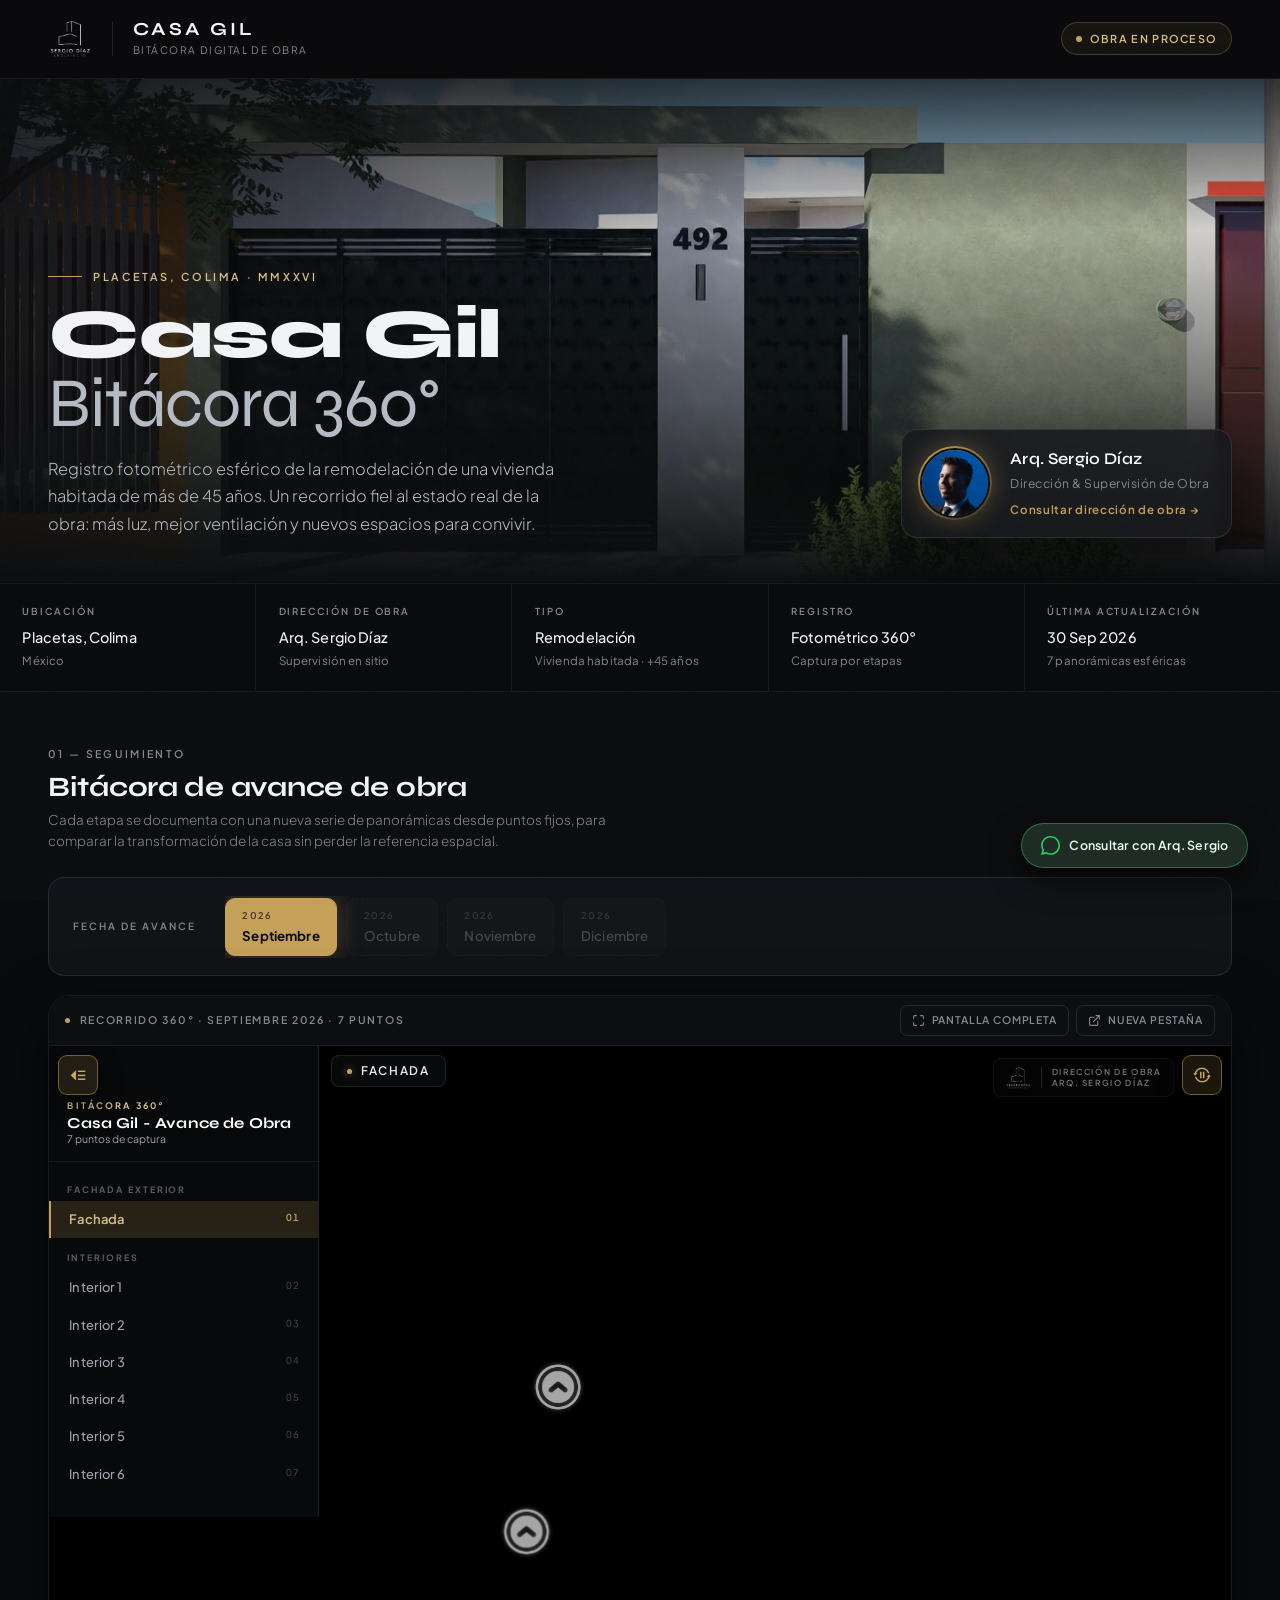
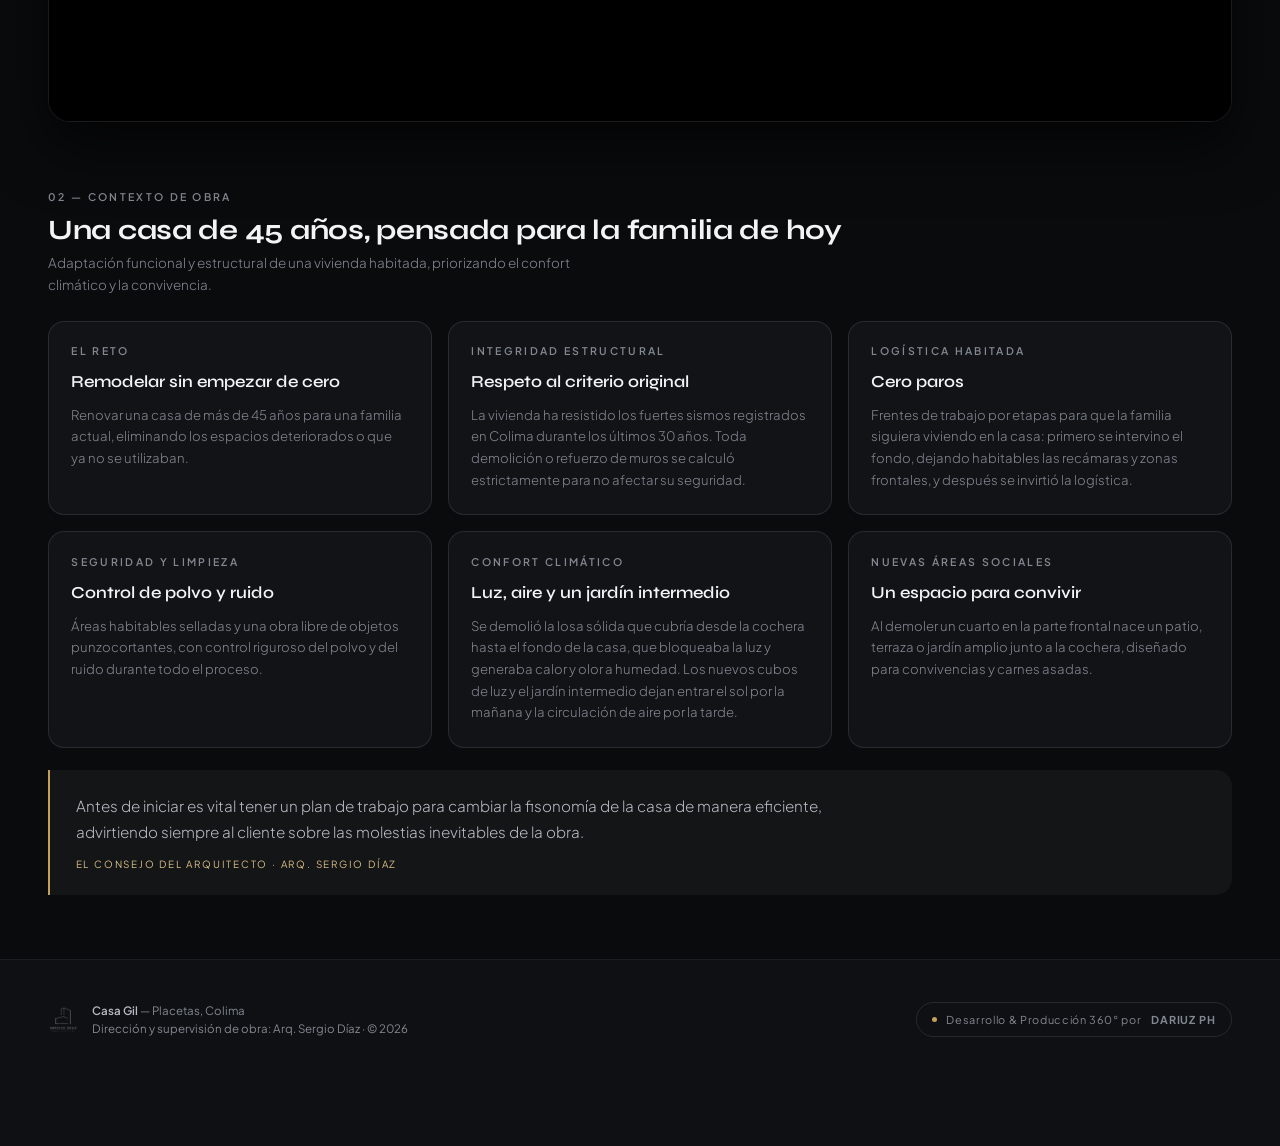
<file: index.html>
<!DOCTYPE html>
<html lang="es">
<head>
<meta charset="UTF-8">
<meta name="viewport" content="width=device-width, initial-scale=1.0, viewport-fit=cover">
<title>Casa Gil — Bitácora Digital de Obra 360°</title>
<meta name="description" content="Portal privado de seguimiento fotométrico 360° de la remodelación de Casa Gil, Placetas, Colima. Dirección y supervisión de obra: Arq. Sergio Díaz.">
<meta name="theme-color" content="#0a0b0d">
<meta name="robots" content="noindex, nofollow">
<link rel="icon" href="assets/sergiologonegro.png">

<meta property="og:title" content="Casa Gil — Bitácora Digital de Obra 360°">
<meta property="og:description" content="Seguimiento del avance de la remodelación en recorridos fotométricos 360°.">
<meta property="og:image" content="assets/render-casa-gil-poster.jpg">
<meta property="og:type" content="website">

<link rel="preconnect" href="https://fonts.googleapis.com">
<link rel="preconnect" href="https://fonts.gstatic.com" crossorigin>
<link href="https://fonts.googleapis.com/css2?family=Plus+Jakarta+Sans:wght@300;400;500;600;700&family=Syne:wght@400;500;600;700;800&display=swap" rel="stylesheet">

<style>
/* ============================================================
   CASA GIL — SISTEMA DE DISEÑO "ARCHITECT-GRADE"
   Tokens de color, tipografía, espacio y elevación.
   ============================================================ */
:root{
  /* Superficies */
  --bg:#0a0b0d;
  --bg-elev-1:#0e1013;
  --surface:rgba(20, 22, 27, 0.85);
  --surface-solid:#14161b;
  --surface-hi:rgba(255,255,255,0.045);

  /* Acento cálido */
  --gold:#c5a059;
  --gold-soft:#d9bd86;
  --gold-glow:rgba(197,160,89,0.35);
  --gold-line:rgba(197,160,89,0.28);

  /* Texto */
  --text:#f3f4f6;
  --text-2:#b6bbc4;
  --text-3:#828892;

  /* Líneas */
  --line:rgba(255,255,255,0.10);
  --line-soft:rgba(255,255,255,0.06);

  /* Ritmo */
  --r-sm:10px;
  --r-md:16px;
  --r-lg:22px;
  --gutter:clamp(1.15rem, 4vw, 3rem);
  --maxw:1440px;

  /* Elevación */
  --shadow-1:0 8px 24px rgba(0,0,0,.45);
  --shadow-2:0 24px 60px rgba(0,0,0,.65);

  /* Movimiento */
  --ease:cubic-bezier(.22,.61,.36,1);
}

*,*::before,*::after{box-sizing:border-box;margin:0;padding:0}
html{-webkit-text-size-adjust:100%}

body{
  background:var(--bg);
  color:var(--text);
  font-family:'Plus Jakarta Sans',system-ui,-apple-system,sans-serif;
  font-weight:400;
  line-height:1.6;
  min-height:100vh;
  display:flex;
  flex-direction:column;
  -webkit-font-smoothing:antialiased;
  text-rendering:optimizeLegibility;
  overflow-x:hidden;
}

/* Textura sutil de grano: evita el "plano digital" y da cuerpo al dark mode */
body::before{
  content:"";
  position:fixed;inset:0;pointer-events:none;z-index:1;
  opacity:.035;
  background-image:url("data:image/svg+xml,%3Csvg xmlns='http://www.w3.org/2000/svg' width='160' height='160'%3E%3Cfilter id='n'%3E%3CfeTurbulence type='fractalNoise' baseFrequency='.85' numOctaves='3'/%3E%3C/filter%3E%3Crect width='160' height='160' filter='url(%23n)'/%3E%3C/svg%3E");
}

img{display:block;max-width:100%}
a{color:inherit;text-decoration:none}
button{font:inherit;color:inherit;background:none;border:none;cursor:pointer}
::selection{background:var(--gold);color:#0a0b0d}
:focus-visible{outline:2px solid var(--gold);outline-offset:3px;border-radius:4px}

.wrap{width:100%;max-width:var(--maxw);margin-inline:auto;padding-inline:var(--gutter)}

/* Microtipografía de etiquetas: versalita técnica */
.eyebrow{
  font-size:.66rem;
  letter-spacing:.22em;
  text-transform:uppercase;
  color:var(--text-3);
  font-weight:600;
}

/* ============================================================
   1 · HEADER STICKY
   ============================================================ */
.site-header{
  position:sticky;top:0;z-index:120;
  background:rgba(10,11,13,.72);
  backdrop-filter:blur(20px) saturate(140%);
  -webkit-backdrop-filter:blur(20px) saturate(140%);
  border-bottom:1px solid var(--line-soft);
  transition:border-color .4s var(--ease), background .4s var(--ease);
}
.site-header.is-scrolled{
  background:rgba(10,11,13,.92);
  border-bottom-color:var(--line);
}
.header-inner{
  display:flex;align-items:center;justify-content:space-between;gap:1rem;
  padding-block:clamp(.75rem,1.6vw,1.05rem);
}
.brand{display:flex;align-items:center;gap:clamp(.85rem,2vw,1.25rem);min-width:0}
.brand__logo{
  height:clamp(32px,4.4vw,44px);width:auto;object-fit:contain;
  filter:brightness(0) invert(1);
  opacity:.96;
}
.brand__rule{width:1px;height:34px;background:var(--line);flex:none}
.brand__name{
  font-family:'Syne',sans-serif;
  font-size:clamp(.92rem,2.1vw,1.15rem);
  font-weight:700;letter-spacing:.16em;text-transform:uppercase;line-height:1.1;
  white-space:nowrap;
}
.brand__sub{
  font-size:.64rem;letter-spacing:.14em;text-transform:uppercase;
  color:var(--text-3);margin-top:3px;white-space:nowrap;
}
/* Indicador de estado de obra */
.status-pill{
  display:inline-flex;align-items:center;gap:.5rem;flex:none;
  border:1px solid var(--gold-line);
  background:rgba(197,160,89,.07);
  color:var(--gold-soft);
  padding:.42rem .85rem;border-radius:100px;
  font-size:.68rem;letter-spacing:.12em;text-transform:uppercase;font-weight:600;
}
.status-pill .dot{
  width:6px;height:6px;border-radius:50%;background:var(--gold);flex:none;
  box-shadow:0 0 0 0 var(--gold-glow);
  animation:pulse 2.8s var(--ease) infinite;
}
@keyframes pulse{
  0%{box-shadow:0 0 0 0 rgba(197,160,89,.45)}
  70%{box-shadow:0 0 0 7px rgba(197,160,89,0)}
  100%{box-shadow:0 0 0 0 rgba(197,160,89,0)}
}

/* ============================================================
   2 · HERO EDITORIAL
   ============================================================ */
.hero{
  position:relative;
  min-height:clamp(380px,56vh,620px);
  display:flex;align-items:flex-end;
  isolation:isolate;
  overflow:hidden;
}
.hero__media{
  position:absolute;inset:0;z-index:-2;
  /* Fotograma del render: se ve al instante mientras carga el video */
  background-image:url('assets/render-casa-gil-poster.jpg'), linear-gradient(160deg,#1b1e24 0%,#0e1013 70%);
  background-size:cover;background-position:center 58%;
  transform:scale(1.04);
  animation:heroIn 1.8s var(--ease) both;
}
.hero__media video{
  position:absolute;inset:0;width:100%;height:100%;
  object-fit:cover;object-position:center 58%;
  opacity:0;transition:opacity 1.2s var(--ease);
}
.hero__media video.is-ready{opacity:1}
@keyframes heroIn{from{transform:scale(1.11);opacity:0}to{transform:scale(1.04);opacity:1}}
.hero__scrim{
  position:absolute;inset:0;z-index:-1;
  background:
    linear-gradient(180deg, rgba(10,11,13,.78) 0%, rgba(10,11,13,.08) 30%, rgba(10,11,13,.62) 72%, var(--bg) 100%),
    linear-gradient(90deg, rgba(10,11,13,.80) 0%, rgba(10,11,13,0) 62%);
}
.hero__inner{
  width:100%;max-width:var(--maxw);margin-inline:auto;
  padding:clamp(2rem,5vw,3.6rem) var(--gutter) clamp(1.8rem,4vw,2.8rem);
  display:flex;align-items:flex-end;justify-content:space-between;
  gap:clamp(1.5rem,4vw,3rem);flex-wrap:wrap;
}
.hero__text{max-width:46ch;animation:rise .9s .25s var(--ease) both}
@keyframes rise{from{opacity:0;transform:translateY(18px)}to{opacity:1;transform:none}}
.hero__eyebrow{
  display:flex;align-items:center;gap:.7rem;margin-bottom:1rem;
}
.hero__eyebrow::before{content:"";width:34px;height:1px;background:var(--gold);flex:none}
.hero__eyebrow span{
  font-size:.68rem;letter-spacing:.24em;text-transform:uppercase;
  color:var(--gold-soft);font-weight:600;
}
.hero h1{
  font-family:'Syne',sans-serif;
  font-size:clamp(2.1rem,6.4vw,4.35rem);
  font-weight:800;line-height:.98;letter-spacing:-.02em;
  text-wrap:balance;
}
.hero h1 em{font-style:normal;display:block;font-weight:400;color:var(--text-2)}
.hero__lede{
  margin-top:1.05rem;
  color:var(--text-2);
  font-size:clamp(.92rem,1.5vw,1.02rem);
  font-weight:300;line-height:1.7;max-width:44ch;
}

/* Tarjeta del arquitecto */
.architect{
  display:flex;align-items:center;gap:1.15rem;
  background:var(--surface);
  border:1px solid var(--line);
  padding:1rem 1.35rem 1rem 1rem;
  border-radius:var(--r-md);
  backdrop-filter:blur(16px) saturate(140%);
  -webkit-backdrop-filter:blur(16px) saturate(140%);
  box-shadow:var(--shadow-2);
  transition:transform .45s var(--ease),border-color .45s var(--ease);
  animation:rise .9s .45s var(--ease) both;
}
.architect:hover{transform:translateY(-4px);border-color:var(--gold-line)}
.architect__portrait{
  position:relative;flex:none;width:74px;height:74px;border-radius:50%;
  padding:2px;background:linear-gradient(145deg,var(--gold),rgba(197,160,89,.18));
  box-shadow:0 0 22px var(--gold-glow);
}
.architect__portrait img{
  width:100%;height:100%;border-radius:50%;object-fit:cover;object-position:center 32%;
  border:2px solid var(--bg);
}
.architect__name{
  font-family:'Syne',sans-serif;font-size:1.02rem;font-weight:600;letter-spacing:.01em;color:#fff;
}
.architect__role{font-size:.76rem;color:var(--text-3);letter-spacing:.04em;margin-top:2px}
.architect__link{
  display:inline-flex;align-items:center;gap:.35rem;margin-top:.5rem;
  font-size:.72rem;font-weight:600;letter-spacing:.06em;color:var(--gold);
  border-bottom:1px solid transparent;transition:border-color .3s var(--ease);
}
.architect__link:hover{border-bottom-color:var(--gold)}

/* ============================================================
   3 · FICHA TÉCNICA DE OBRA
   ============================================================ */
.spec{
  position:relative;z-index:2;
  border-block:1px solid var(--line-soft);
  background:var(--bg);
}
.spec__grid{
  display:grid;
  grid-template-columns:repeat(auto-fit,minmax(170px,1fr));
  gap:1px;background:var(--line-soft);
}
.spec__item{
  background:var(--bg);
  padding:clamp(.95rem,2vw,1.3rem) clamp(.9rem,2vw,1.4rem);
  transition:background .35s var(--ease);
}
.spec__item:hover{background:var(--bg-elev-1)}
.spec__k{
  font-size:.6rem;letter-spacing:.2em;text-transform:uppercase;color:var(--text-3);font-weight:600;
}
.spec__v{
  margin-top:.42rem;font-size:.9rem;font-weight:500;color:var(--text);letter-spacing:.01em;
}
.spec__v small{display:block;font-size:.72rem;color:var(--text-3);font-weight:400;margin-top:2px}

/* ============================================================
   4 · CUERPO / BITÁCORA
   ============================================================ */
main{flex:1;width:100%;padding-block:clamp(2rem,5vw,3.4rem) clamp(2.5rem,6vw,4rem);position:relative;z-index:2}
.section + .section{margin-top:clamp(2.6rem,6vw,4.2rem)}

.section__head{
  display:flex;align-items:flex-end;justify-content:space-between;gap:1.5rem;
  flex-wrap:wrap;margin-bottom:clamp(1.1rem,2.6vw,1.6rem);
}
.section__title{
  font-family:'Syne',sans-serif;
  font-size:clamp(1.25rem,2.8vw,1.75rem);
  font-weight:700;letter-spacing:-.01em;line-height:1.15;
}
.section__desc{color:var(--text-3);font-size:.84rem;font-weight:300;margin-top:.35rem;max-width:56ch}

/* Línea de tiempo */
.timeline{
  display:flex;align-items:center;gap:clamp(.9rem,2.4vw,1.8rem);
  flex-wrap:wrap;
  background:var(--surface);
  border:1px solid var(--line);
  border-radius:var(--r-md);
  padding:clamp(.85rem,2vw,1.1rem) clamp(1rem,2.4vw,1.5rem);
  backdrop-filter:blur(14px);
  -webkit-backdrop-filter:blur(14px);
}
.timeline__label{
  font-size:.62rem;letter-spacing:.2em;text-transform:uppercase;
  color:var(--text-3);font-weight:600;flex:none;
}
.timeline__track{
  display:flex;gap:.55rem;overflow-x:auto;flex:1 1 auto;min-width:0;max-width:100%;
  padding-block:2px;
  scrollbar-width:thin;scrollbar-color:var(--line) transparent;
  -webkit-overflow-scrolling:touch;
}
.timeline__track::-webkit-scrollbar{height:3px}
.timeline__track::-webkit-scrollbar-thumb{background:var(--line);border-radius:3px}

.month{
  position:relative;flex:none;
  display:flex;flex-direction:column;align-items:flex-start;gap:2px;
  background:var(--surface-hi);
  border:1px solid var(--line);
  color:var(--text-2);
  padding:.55rem 1.05rem;
  border-radius:var(--r-sm);
  font-size:.83rem;font-weight:500;letter-spacing:.01em;
  white-space:nowrap;
  transition:transform .3s var(--ease),border-color .3s var(--ease),background .3s var(--ease),color .3s var(--ease),box-shadow .3s var(--ease);
}
.month small{font-size:.58rem;letter-spacing:.14em;text-transform:uppercase;opacity:.6;font-weight:600}
.month:hover:not([disabled]){
  color:#fff;border-color:var(--gold-line);transform:translateY(-2px);
  box-shadow:0 6px 18px rgba(0,0,0,.4);
}
.month.is-active{
  background:var(--gold);color:#0a0b0d;border-color:var(--gold);font-weight:700;
  box-shadow:0 0 24px var(--gold-glow);
}
.month.is-active small{opacity:.72}
.month[disabled]{opacity:.32;cursor:not-allowed;border-style:dashed}

/* Visor 360° */
.viewer{
  position:relative;margin-top:clamp(.85rem,2vw,1.15rem);
  border:1px solid var(--line);
  border-radius:var(--r-lg);
  overflow:hidden;
  background:#000;
  box-shadow:var(--shadow-2);
}
.viewer__bar{
  display:flex;align-items:center;justify-content:space-between;gap:1rem;
  padding:.6rem 1rem;
  background:rgba(14,16,19,.9);
  border-bottom:1px solid var(--line-soft);
  backdrop-filter:blur(10px);
  -webkit-backdrop-filter:blur(10px);
}
.viewer__meta{display:flex;align-items:center;gap:.6rem;min-width:0}
.viewer__meta .dot{width:5px;height:5px;border-radius:50%;background:var(--gold);flex:none}
.viewer__meta span{
  font-size:.66rem;letter-spacing:.16em;text-transform:uppercase;color:var(--text-3);font-weight:600;
  overflow:hidden;text-overflow:ellipsis;white-space:nowrap;
}
.viewer__actions{display:flex;gap:.45rem;flex:none}
.ghost-btn{
  display:inline-flex;align-items:center;gap:.4rem;
  border:1px solid var(--line);border-radius:7px;
  padding:.36rem .7rem;
  font-size:.66rem;letter-spacing:.08em;text-transform:uppercase;font-weight:600;
  color:var(--text-3);
  transition:color .3s var(--ease),border-color .3s var(--ease),background .3s var(--ease);
}
.ghost-btn:hover{color:var(--gold);border-color:var(--gold-line);background:rgba(197,160,89,.07)}
.ghost-btn svg{width:13px;height:13px;flex:none}

.viewer__stage{position:relative;height:75vh;min-height:420px;max-height:880px;background:#000}
.viewer__stage iframe{width:100%;height:100%;border:0;display:block}

/* Estado de carga y estado vacío del visor */
.viewer__loader{
  position:absolute;inset:0;display:grid;place-items:center;gap:.9rem;
  background:var(--bg);z-index:3;
  transition:opacity .6s var(--ease),visibility .6s var(--ease);
}
.viewer__loader.is-hidden{opacity:0;visibility:hidden}
.loader-mark{
  width:34px;height:34px;border-radius:50%;
  border:1.5px solid var(--line);border-top-color:var(--gold);
  animation:spin 1s linear infinite;
}
@keyframes spin{to{transform:rotate(360deg)}}
.viewer__loader p{font-size:.64rem;letter-spacing:.22em;text-transform:uppercase;color:var(--text-3);text-align:center}

.viewer__empty{
  position:absolute;inset:0;z-index:4;display:none;
  place-items:center;text-align:center;padding:2rem;
  background:
    linear-gradient(rgba(10,11,13,.93),rgba(10,11,13,.97));
}
.viewer__empty.is-shown{display:grid}
.viewer__empty h3{
  font-family:'Syne',sans-serif;font-size:clamp(1.1rem,3vw,1.5rem);font-weight:700;margin-bottom:.5rem;
}
.viewer__empty p{color:var(--text-3);font-size:.86rem;font-weight:300;max-width:38ch;margin-inline:auto}
.viewer__empty .eyebrow{margin-bottom:.9rem;color:var(--gold-soft)}


/* Contexto de la obra */
.context__grid{
  display:grid;grid-template-columns:repeat(auto-fit,minmax(min(100%,340px),1fr));gap:1rem;
}
.context__card{
  border:1px solid var(--line);border-radius:var(--r-md);
  background:var(--surface);
  padding:1.35rem 1.4rem 1.5rem;
  transition:transform .35s var(--ease),border-color .35s var(--ease);
}
.context__card:hover{transform:translateY(-3px);border-color:var(--gold-line)}
.context__card h3{font-family:'Syne',sans-serif;font-size:1.05rem;font-weight:600;margin:.55rem 0 .5rem}
.context__card p{font-size:.82rem;font-weight:300;line-height:1.65;color:var(--text-3)}
.context__quote{
  margin-top:1.4rem;padding:1.4rem 1.6rem;
  border-left:2px solid var(--gold);background:var(--surface-hi);
  border-radius:0 var(--r-md) var(--r-md) 0;
}
.context__quote p{font-size:.95rem;font-weight:300;line-height:1.7;color:var(--text-2);max-width:70ch}
.context__quote cite{
  display:block;margin-top:.8rem;font-style:normal;
  font-size:.62rem;letter-spacing:.18em;text-transform:uppercase;color:var(--gold-soft);
}

/* Bitácora histórica (se activa al entregar la obra) */
.archive{display:none}
.archive.is-shown{display:block}
.archive__grid{
  display:grid;grid-template-columns:repeat(auto-fill,minmax(210px,1fr));gap:.9rem;
}
.archive__card{
  border:1px solid var(--line);border-radius:var(--r-md);
  background:var(--surface);
  padding:1.1rem 1.2rem;
  transition:transform .35s var(--ease),border-color .35s var(--ease);
}
.archive__card:hover{transform:translateY(-3px);border-color:var(--gold-line)}
.archive__card h4{font-family:'Syne',sans-serif;font-size:1rem;font-weight:600;margin-top:.5rem}
.archive__card p{font-size:.75rem;color:var(--text-3);margin-top:.25rem}

/* ============================================================
   5 · WHATSAPP FLOTANTE
   ============================================================ */
.wa-fab{
  position:fixed;z-index:200;
  right:clamp(1rem,3vw,2rem);
  bottom:calc(clamp(1rem,3vw,2rem) + env(safe-area-inset-bottom,0px));
  display:inline-flex;align-items:center;gap:.6rem;
  background:#1f2b25;
  border:1px solid rgba(37,211,102,.45);
  color:#eafff2;
  padding:.72rem 1.15rem;border-radius:100px;
  font-size:.78rem;font-weight:600;letter-spacing:.02em;
  box-shadow:0 12px 30px rgba(0,0,0,.55);
  backdrop-filter:blur(12px);-webkit-backdrop-filter:blur(12px);
  transition:transform .35s var(--ease),box-shadow .35s var(--ease),background .35s var(--ease);
}
.wa-fab:hover{
  transform:translateY(-3px);
  background:#25d366;color:#0a0b0d;border-color:#25d366;
  box-shadow:0 16px 36px rgba(37,211,102,.35);
}
.wa-fab svg{width:19px;height:19px;flex:none;fill:#25d366;transition:fill .35s var(--ease)}
.wa-fab:hover svg{fill:#0a0b0d}
@media (max-width:560px){
  .wa-fab__label{display:none}
  .wa-fab{padding:.9rem;border-radius:50%}
}

/* ============================================================
   6 · FOOTER
   ============================================================ */
.site-footer{
  border-top:1px solid var(--line-soft);
  background:var(--bg-elev-1);
  padding-block:clamp(1.8rem,4vw,2.6rem);
  padding-bottom:calc(clamp(1.8rem,4vw,2.6rem) + 4.2rem);
  position:relative;z-index:2;
}
.footer-inner{
  display:flex;align-items:center;justify-content:space-between;
  gap:1.5rem;flex-wrap:wrap;
}
.footer__brand{display:flex;align-items:center;gap:.9rem}
.footer__brand img{height:30px;width:auto;filter:brightness(0) invert(1);opacity:.55}
.footer__brand div p{font-size:.72rem;color:var(--text-3);line-height:1.5}
.footer__brand div p strong{color:var(--text-2);font-weight:600}

/* Insignia de autoría discreta */
.credit{
  display:inline-flex;align-items:center;gap:.6rem;
  border:1px solid var(--line);border-radius:100px;
  padding:.5rem .95rem;
  font-size:.68rem;letter-spacing:.06em;color:var(--text-3);
  transition:color .35s var(--ease),border-color .35s var(--ease),background .35s var(--ease);
}
.credit:hover{color:var(--gold-soft);border-color:var(--gold-line);background:rgba(197,160,89,.06)}
.credit__dot{width:5px;height:5px;border-radius:50%;background:var(--gold);flex:none}
.credit strong{font-weight:700;letter-spacing:.08em}

/* ============================================================
   7 · RESPONSIVO
   ============================================================ */
@media (max-width:900px){
  .hero__inner{flex-direction:column;align-items:stretch}
  .architect{align-self:flex-start}
  .viewer__stage{height:66vh;min-height:380px}
}
@media (max-width:640px){
  .brand__sub{display:none}
  .brand__rule{display:none}
  .status-pill{padding:.34rem .62rem;font-size:.56rem;letter-spacing:.1em}
  .status-pill .label{font-size:.56rem}
  .timeline{flex-direction:column;align-items:stretch;flex-wrap:nowrap;gap:.7rem}
  .timeline__track{width:100%}
  .timeline__label{font-size:.58rem}
  .viewer__stage{height:60vh;min-height:340px}
  .viewer__actions .ghost-btn span{display:none}
  .footer-inner{flex-direction:column;align-items:flex-start}
}
@media (prefers-reduced-motion:reduce){
  *,*::before,*::after{animation:none!important;transition-duration:.01ms!important}
}
</style>
</head>
<body>

<!-- ============ HEADER ============ -->
<header class="site-header" id="siteHeader">
  <div class="wrap header-inner">
    <div class="brand">
      <img class="brand__logo" src="assets/sergiologonegro.png" alt="Arq. Sergio Díaz">
      <div class="brand__rule"></div>
      <div>
        <div class="brand__name">Casa Gil</div>
        <div class="brand__sub">Bitácora Digital de Obra</div>
      </div>
    </div>
    <div class="status-pill" id="statusPill">
      <span class="dot"></span>
      <span class="label">Obra en proceso</span>
    </div>
  </div>
</header>

<!-- ============ HERO ============ -->
<section class="hero">
  <div class="hero__media">
    <!-- Video del render de Casa Gil. Si el archivo aún no existe, se queda el degradado. -->
    <video id="heroVideo" autoplay muted loop playsinline preload="auto" aria-hidden="true"></video>
  </div>
  <div class="hero__scrim"></div>
  <div class="hero__inner">
    <div class="hero__text">
      <div class="hero__eyebrow"><span>Placetas, Colima · MMXXVI</span></div>
      <h1>Casa Gil <em>Bitácora 360°</em></h1>
      <p class="hero__lede">
        Registro fotométrico esférico de la remodelación de una vivienda habitada
        de más de 45 años. Un recorrido fiel al estado real de la obra: más luz,
        mejor ventilación y nuevos espacios para convivir.
      </p>
    </div>

    <article class="architect">
      <div class="architect__portrait">
        <img src="assets/sergio-retrato.jpg" alt="Retrato del Arq. Sergio Díaz" width="74" height="74" decoding="async">
      </div>
      <div>
        <div class="architect__name">Arq. Sergio Díaz</div>
        <div class="architect__role">Dirección &amp; Supervisión de Obra</div>
        <a class="architect__link" href="https://wa.me/523121071335?text=Hola%20Arq.%20Sergio,%20estoy%20revisando%20la%20bit%C3%A1cora%20360%C2%B0%20de%20Casa%20Gil%20y%20tengo%20una%20consulta." target="_blank" rel="noopener">
          Consultar dirección de obra →
        </a>
      </div>
    </article>
  </div>
</section>

<!-- ============ FICHA TÉCNICA ============ -->
<section class="spec" aria-label="Ficha técnica de obra">
  <div class="wrap" style="padding-inline:0">
    <div class="spec__grid">
      <div class="spec__item">
        <div class="spec__k">Ubicación</div>
        <div class="spec__v">Placetas, Colima<small>México</small></div>
      </div>
      <div class="spec__item">
        <div class="spec__k">Dirección de Obra</div>
        <div class="spec__v">Arq. Sergio Díaz<small>Supervisión en sitio</small></div>
      </div>
      <div class="spec__item">
        <div class="spec__k">Tipo</div>
        <div class="spec__v">Remodelación<small>Vivienda habitada · +45 años</small></div>
      </div>
      <div class="spec__item">
        <div class="spec__k">Registro</div>
        <div class="spec__v">Fotométrico 360°<small>Captura por etapas</small></div>
      </div>
      <div class="spec__item">
        <div class="spec__k">Última actualización</div>
        <div class="spec__v"><span id="specUpdated">—</span><small id="specScenes">—</small></div>
      </div>
    </div>
  </div>
</section>

<!-- ============ MAIN ============ -->
<main>
  <div class="wrap">

    <!-- Bitácora mensual -->
    <section class="section" id="bitacora">
      <div class="section__head">
        <div>
          <div class="eyebrow" style="margin-bottom:.5rem">01 — Seguimiento</div>
          <h2 class="section__title" id="bitacoraTitle">Bitácora de avance de obra</h2>
          <p class="section__desc" id="bitacoraDesc">
            Cada etapa se documenta con una nueva serie de panorámicas desde puntos fijos,
            para comparar la transformación de la casa sin perder la referencia espacial.
          </p>
        </div>
      </div>

      <div class="timeline">
        <span class="timeline__label">Fecha de avance</span>
        <div class="timeline__track" id="monthTrack" role="tablist" aria-label="Meses de avance"></div>
      </div>

      <div class="viewer">
        <div class="viewer__bar">
          <div class="viewer__meta">
            <span class="dot"></span>
            <span id="viewerCaption">Recorrido 360°</span>
          </div>
          <div class="viewer__actions">
            <button class="ghost-btn" id="btnFullscreen" type="button" title="Pantalla completa">
              <svg viewBox="0 0 24 24" fill="none" stroke="currentColor" stroke-width="2" stroke-linecap="round"><path d="M8 3H5a2 2 0 0 0-2 2v3M16 3h3a2 2 0 0 1 2 2v3M8 21H5a2 2 0 0 1-2-2v-3M16 21h3a2 2 0 0 0 2-2v-3"/></svg>
              <span>Pantalla completa</span>
            </button>
            <a class="ghost-btn" id="btnNewTab" href="tours/" target="_blank" rel="noopener" title="Abrir en pestaña nueva">
              <svg viewBox="0 0 24 24" fill="none" stroke="currentColor" stroke-width="2" stroke-linecap="round"><path d="M18 13v6a2 2 0 0 1-2 2H5a2 2 0 0 1-2-2V8a2 2 0 0 1 2-2h6M15 3h6v6M10 14 21 3"/></svg>
              <span>Nueva pestaña</span>
            </a>
          </div>
        </div>

        <div class="viewer__stage" id="viewerStage">
          <div class="viewer__loader" id="viewerLoader">
            <div class="loader-mark"></div>
            <p>Cargando recorrido</p>
          </div>
          <div class="viewer__empty" id="viewerEmpty">
            <div>
              <div class="eyebrow">Próximamente</div>
              <h3 id="emptyTitle">Levantamiento en curso</h3>
              <p id="emptyText">Este avance aún no ha sido capturado. El recorrido se publicará al cierre del mes correspondiente.</p>
            </div>
          </div>
          <iframe id="tourFrame" src="about:blank" title="Recorrido 360° Casa Gil" allowfullscreen allow="fullscreen; accelerometer; gyroscope; xr-spatial-tracking" loading="eager"></iframe>
        </div>
      </div>
    </section>


    <!-- Contexto de la obra -->
    <section class="section" id="contexto">
      <div class="section__head">
        <div>
          <div class="eyebrow" style="margin-bottom:.5rem">02 — Contexto de obra</div>
          <h2 class="section__title">Una casa de 45 años, pensada para la familia de hoy</h2>
          <p class="section__desc">
            Adaptación funcional y estructural de una vivienda habitada, priorizando
            el confort climático y la convivencia.
          </p>
        </div>
      </div>

      <div class="context__grid">
        <article class="context__card">
          <div class="eyebrow">El reto</div>
          <h3>Remodelar sin empezar de cero</h3>
          <p>Renovar una casa de más de 45 años para una familia actual, eliminando los espacios deteriorados o que ya no se utilizaban.</p>
        </article>
        <article class="context__card">
          <div class="eyebrow">Integridad estructural</div>
          <h3>Respeto al criterio original</h3>
          <p>La vivienda ha resistido los fuertes sismos registrados en Colima durante los últimos 30 años. Toda demolición o refuerzo de muros se calculó estrictamente para no afectar su seguridad.</p>
        </article>
        <article class="context__card">
          <div class="eyebrow">Logística habitada</div>
          <h3>Cero paros</h3>
          <p>Frentes de trabajo por etapas para que la familia siguiera viviendo en la casa: primero se intervino el fondo, dejando habitables las recámaras y zonas frontales, y después se invirtió la logística.</p>
        </article>
        <article class="context__card">
          <div class="eyebrow">Seguridad y limpieza</div>
          <h3>Control de polvo y ruido</h3>
          <p>Áreas habitables selladas y una obra libre de objetos punzocortantes, con control riguroso del polvo y del ruido durante todo el proceso.</p>
        </article>
        <article class="context__card">
          <div class="eyebrow">Confort climático</div>
          <h3>Luz, aire y un jardín intermedio</h3>
          <p>Se demolió la losa sólida que cubría desde la cochera hasta el fondo de la casa, que bloqueaba la luz y generaba calor y olor a humedad. Los nuevos cubos de luz y el jardín intermedio dejan entrar el sol por la mañana y la circulación de aire por la tarde.</p>
        </article>
        <article class="context__card">
          <div class="eyebrow">Nuevas áreas sociales</div>
          <h3>Un espacio para convivir</h3>
          <p>Al demoler un cuarto en la parte frontal nace un patio, terraza o jardín amplio junto a la cochera, diseñado para convivencias y carnes asadas.</p>
        </article>
      </div>

      <blockquote class="context__quote">
        <p>Antes de iniciar es vital tener un plan de trabajo para cambiar la fisonomía de la casa de manera eficiente, advirtiendo siempre al cliente sobre las molestias inevitables de la obra.</p>
        <cite>El consejo del arquitecto · Arq. Sergio Díaz</cite>
      </blockquote>
    </section>

    <!-- Bitácora histórica — se revela en modo 'entregado' -->
    <section class="section archive" id="archiveSection">
      <div class="section__head">
        <div>
          <div class="eyebrow" style="margin-bottom:.5rem">03 — Archivo</div>
          <h2 class="section__title">Bitácora histórica de construcción</h2>
          <p class="section__desc">Memoria completa del proceso de remodelación, etapa por etapa, hasta la entrega.</p>
        </div>
      </div>
      <div class="archive__grid" id="archiveGrid"></div>
    </section>

  </div>
</main>

<!-- ============ WHATSAPP FLOTANTE ============ -->
<a class="wa-fab"
   href="https://wa.me/523121071335?text=Hola%20Arq.%20Sergio,%20estoy%20revisando%20la%20bit%C3%A1cora%20360%C2%B0%20de%20Casa%20Gil%20y%20tengo%20una%20consulta."
   target="_blank" rel="noopener" aria-label="Consultar con el Arq. Sergio Díaz por WhatsApp">
  <svg viewBox="0 0 24 24"><path d="M.057 24l1.687-6.163c-1.041-1.804-1.588-3.849-1.587-5.946.003-6.556 5.338-11.891 11.893-11.891 3.181.001 6.167 1.24 8.413 3.488 2.245 2.248 3.481 5.236 3.48 8.414-.003 6.557-5.338 11.892-11.893 11.892-1.99-.001-3.951-.5-5.688-1.448l-6.305 1.654zm6.597-3.807c1.676.995 3.276 1.591 5.392 1.592 5.448 0 9.886-4.434 9.889-9.885.002-5.462-4.415-9.89-9.881-9.892-5.452 0-9.887 4.434-9.889 9.884-.001 2.225.651 3.891 1.746 5.634l-.999 3.648 3.742-.981z"/></svg>
  <span class="wa-fab__label">Consultar con Arq. Sergio</span>
</a>

<!-- ============ FOOTER ============ -->
<footer class="site-footer">
  <div class="wrap footer-inner">
    <div class="footer__brand">
      <img src="assets/sergiologonegro.png" alt="">
      <div>
        <p><strong>Casa Gil</strong> — Placetas, Colima</p>
        <p>Dirección y supervisión de obra: Arq. Sergio Díaz · &copy; <span id="year">2026</span></p>
      </div>
    </div>

    <a class="credit"
       href="https://wa.me/523122247792?text=Hola,%20estoy%20viendo%20la%20p%C3%A1gina%20de%20recorridos%20360%C2%B0%20y%20me%20interesa%20cotizar%20un%20proyecto%20contigo.%20%C2%BFPodemos%20agendar%20una%20llamada?"
       target="_blank" rel="noopener" title="Contactar a Dariuz PH">
      <span class="credit__dot"></span>
      Desarrollo &amp; Producción 360° por <strong>DARIUZ PH</strong>
    </a>
  </div>
</footer>

<script>
/* ============================================================
   CONFIGURACIÓN DEL SITIO
   Un solo objeto gobierna la escalabilidad del portal.
   Al concluir la obra:
     1. mode: 'obra'  ->  'entregado'
     2. finalTour: { slug, label } apuntando al recorrido final
   La landing conmuta sola: el tour final pasa a portada y la
   secuencia mensual se agrupa en "Bitácora histórica".
   ============================================================ */
const SITE_CONFIG = {
  mode: 'obra',                 // 'obra' | 'entregado'
  basePath: 'tours/',

  // Sello de publicación. SUBIR ESTE VALOR en cada despliegue:
  // se añade como ?v= al recorrido para que ningún navegador
  // ni Cloudflare sirvan la versión anterior desde caché.
  version: '2026.10.05.1',

  // Recorrido final (se activa en modo 'entregado')
  finalTour: {
    slug: 'final-remodelacion',
    label: 'Recorrido Final',
    caption: 'Casa terminada · Recorrido final',
    available: false
  },

  // Línea de tiempo. El primer avance de Casa Gil se capturó a finales de septiembre.
  // Para publicar una etapa: available -> true, scenes y date
  months: [
    { slug:'septiembre-2026', label:'Septiembre', year:'2026', available:true,  scenes:7, date:'30 Sep 2026' },
    { slug:'octubre-2026',    label:'Octubre',    year:'2026', available:false, scenes:0, date:'' },
    { slug:'noviembre-2026',  label:'Noviembre',  year:'2026', available:false, scenes:0, date:'' },
    { slug:'diciembre-2026',  label:'Diciembre',  year:'2026', available:false, scenes:0, date:'' }
  ]
};

(function(){
  'use strict';

  const $  = (s) => document.querySelector(s);
  const track     = $('#monthTrack');
  const frame     = $('#tourFrame');
  const stage     = $('#viewerStage');
  const loader    = $('#viewerLoader');
  const empty     = $('#viewerEmpty');
  const caption   = $('#viewerCaption');
  const newTab    = $('#btnNewTab');
  const emptyTitle= $('#emptyTitle');
  const emptyText = $('#emptyText');

  /* URL del recorrido con sello de versión (anti-caché) */
  const tourUrl = (slug) =>
    SITE_CONFIG.basePath + slug + '/index.html?v=' + SITE_CONFIG.version;

  /* El iframe arranca en about:blank y dispara un 'load' propio.
     Este testigo evita que ese evento oculte el indicador de carga
     antes de que el recorrido real haya terminado de cargar. */
  let urlEsperada = null;
  let relojCarga = null;

  /* --- Header: densifica el fondo al hacer scroll --- */
  const header = $('#siteHeader');
  const onScroll = () => header.classList.toggle('is-scrolled', window.scrollY > 12);
  window.addEventListener('scroll', onScroll, { passive:true });
  onScroll();

  $('#year').textContent = new Date().getFullYear();

  /* --- Construcción de la línea de tiempo --- */
  function buildTimeline(){
    track.innerHTML = '';
    SITE_CONFIG.months.forEach((m, i) => {
      const btn = document.createElement('button');
      btn.type = 'button';
      btn.className = 'month';
      btn.setAttribute('role','tab');
      btn.dataset.slug = m.slug;
      btn.innerHTML = '<small>' + m.year + '</small>' + m.label;
      if (!m.available) {
        btn.disabled = true;
        btn.title = 'Levantamiento pendiente';
        btn.setAttribute('aria-disabled','true');
      }
      btn.addEventListener('click', () => selectMonth(m.slug));
      track.appendChild(btn);
    });
  }

  function selectMonth(slug){
    const m = SITE_CONFIG.months.find(x => x.slug === slug);
    if (!m) return;

    track.querySelectorAll('.month').forEach(b => {
      const on = b.dataset.slug === slug;
      b.classList.toggle('is-active', on);
      b.setAttribute('aria-selected', on ? 'true' : 'false');
    });

    const nice = m.label + ' ' + m.year;

    if (!m.available){
      empty.classList.add('is-shown');
      loader.classList.add('is-hidden');
      frame.removeAttribute('src');
      emptyTitle.textContent = 'Avance de ' + nice;
      emptyText.textContent  = 'Este levantamiento aún no ha sido capturado. El recorrido se publicará al cierre del mes correspondiente.';
      caption.textContent    = nice + ' · Pendiente';
      newTab.style.display   = 'none';
      updateSpec(m);
      return;
    }

    empty.classList.remove('is-shown');
    loader.classList.remove('is-hidden');
    newTab.style.display = '';
    const url = tourUrl(m.slug);
    urlEsperada = url;
    clearTimeout(relojCarga);
    relojCarga = setTimeout(() => loader.classList.add('is-hidden'), 12000); // red lenta: no dejar el spinner colgado
    frame.src = url;
    newTab.href = url;
    caption.textContent = 'Recorrido 360° · ' + nice + (m.scenes ? ' · ' + m.scenes + ' puntos' : '');
    updateSpec(m);
  }

  function updateSpec(m){
    $('#specUpdated').textContent = m.available ? (m.date || (m.label + ' ' + m.year)) : 'En proceso';
    $('#specScenes').textContent = m.available ? (m.scenes + ' panorámicas esféricas') : 'Siguiente captura: ' + m.label;
  }

  frame.addEventListener('load', () => {
    if (!urlEsperada) return;                       // ignora el about:blank inicial
    if (frame.src.indexOf(urlEsperada) === -1) return;
    clearTimeout(relojCarga);
    loader.classList.add('is-hidden');
  });

  /* --- Pantalla completa del visor --- */
  $('#btnFullscreen').addEventListener('click', () => {
    if (document.fullscreenElement) { document.exitFullscreen(); return; }
    (stage.requestFullscreen || stage.webkitRequestFullscreen || function(){}).call(stage);
  });

  /* --- Modo 'entregado': el tour final toma la portada --- */
  function applyMode(){
    if (SITE_CONFIG.mode !== 'entregado') return;
    document.getElementById('archiveSection').classList.add('is-shown');
    document.getElementById('bitacoraTitle').textContent = SITE_CONFIG.finalTour.caption;
    document.getElementById('bitacoraDesc').textContent =
      'Recorrido definitivo de la casa terminada. El proceso constructivo permanece disponible en la bitácora histórica.';
    document.getElementById('statusPill').querySelector('.label').textContent = 'Obra entregada';
    document.getElementById('bitacora').querySelector('.timeline').style.display = 'none';

    const grid = document.getElementById('archiveGrid');
    grid.innerHTML = '';
    SITE_CONFIG.months.filter(m => m.available).forEach(m => {
      const a = document.createElement('a');
      a.className = 'archive__card';
      a.href = tourUrl(m.slug);
      a.target = '_blank'; a.rel = 'noopener';
      a.innerHTML = '<div class="eyebrow">' + m.year + '</div>' +
                    '<h4>' + m.label + '</h4>' +
                    '<p>' + m.scenes + ' panorámicas · ' + (m.date || '') + '</p>';
      grid.appendChild(a);
    });

    if (SITE_CONFIG.finalTour.available){
      const url = tourUrl(SITE_CONFIG.finalTour.slug);
      frame.src = url; newTab.href = url;
      caption.textContent = SITE_CONFIG.finalTour.caption;
      empty.classList.remove('is-shown');
    }
  }

  /* --- Video de portada ---
     Pantalla grande: 1080p (~18 MB). Móvil, pantalla chica o ahorro de datos:
     720p (~6 MB). Aparece con un fundido cuando ya puede reproducirse. */
  const heroVideo = document.getElementById('heroVideo');
  if (heroVideo){
    const conn = navigator.connection || {};
    const ligero = window.innerWidth <= 900 || conn.saveData || /(^|-)2g$/.test(conn.effectiveType || '');
    if (!window.matchMedia('(prefers-reduced-motion: reduce)').matches){
      /* iOS/Safari no precarga el video hasta que arranca: hay que pedir
         play() directamente (muted + playsinline) y mostrarlo al empezar. */
      heroVideo.muted = true;
      heroVideo.defaultMuted = true;
      heroVideo.setAttribute('muted', '');
      heroVideo.setAttribute('playsinline', '');
      heroVideo.addEventListener('playing', () => heroVideo.classList.add('is-ready'), { once:true });
      heroVideo.addEventListener('error', () => heroVideo.remove());
      /* Se sirve desde R2: Cloudflare Pages no soporta rangos HTTP (206) y iPhone lo exige */
      heroVideo.src = 'https://tiles.dariuzph.com/casa-gil/media/render-casa-gil-' + (ligero ? '720' : '1080') + '.mp4';

      const intentar = () => {
        const p = heroVideo.play();
        if (p && p.catch) p.catch(() => {});
      };
      intentar();
      /* Modo de bajo consumo / ahorro de batería: el navegador bloquea el
         autoplay. Se reintenta con el primer toque o scroll. */
      ['touchstart', 'pointerdown', 'scroll', 'keydown'].forEach(ev =>
        window.addEventListener(ev, () => { if (heroVideo.paused) intentar(); },
                                { once:true, passive:true }));
      document.addEventListener('visibilitychange', () => {
        if (!document.hidden && heroVideo.paused) intentar();
      });
    } else {
      heroVideo.remove();   // movimiento reducido: solo el fotograma
    }
  }

  buildTimeline();
  const first = SITE_CONFIG.months.slice().reverse().find(m => m.available) || SITE_CONFIG.months[0];
  selectMonth(first.slug);
  applyMode();
})();
</script>
</body>
</html>
</file>
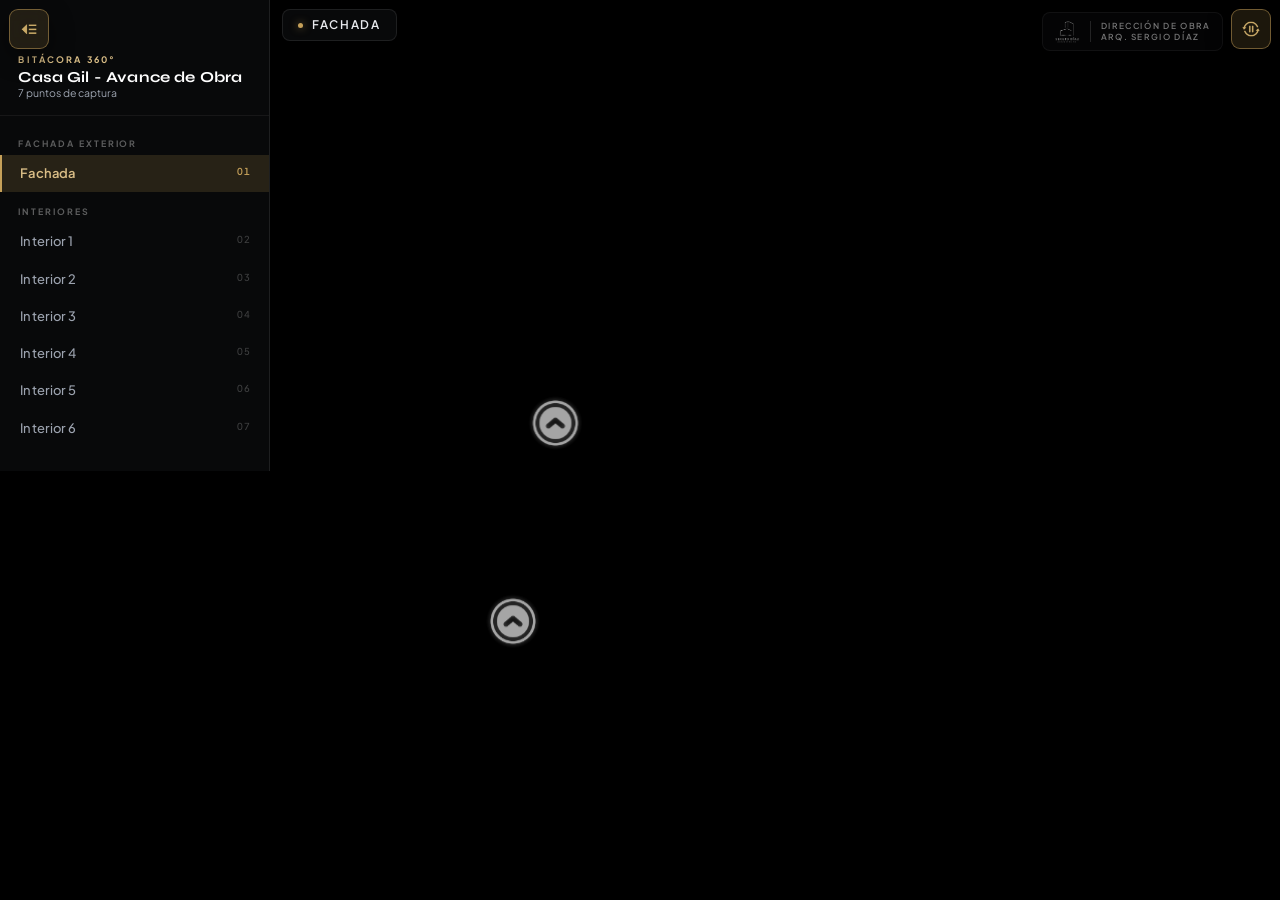
<file: tours/septiembre-2026/index.html>
<!DOCTYPE html>
<html lang="es">
<head>
<meta charset="utf-8">
<title>Casa Gil — Avance Septiembre 2026 · Recorrido 360°</title>
<meta name="viewport" content="width=device-width, initial-scale=1.0, maximum-scale=1.0, minimum-scale=1.0, user-scalable=no, minimal-ui, viewport-fit=cover" />
<meta name="theme-color" content="#0a0b0d">
<meta name="robots" content="noindex, nofollow">
<style> @-ms-viewport { width: device-width; } </style>

<link rel="preconnect" href="https://fonts.googleapis.com">
<link rel="preconnect" href="https://fonts.gstatic.com" crossorigin>
<link href="https://fonts.googleapis.com/css2?family=Plus+Jakarta+Sans:wght@400;500;600;700&family=Syne:wght@600;700&display=swap" rel="stylesheet">

<!-- Base de Marzipano -->
<link rel="stylesheet" href="vendor/reset.min.css">
<link rel="stylesheet" href="style.css">
<!-- Tema oscuro "Architect-Grade" (compartido por todos los meses) -->
<link rel="stylesheet" href="../../assets/tour-theme.css?v=2026.10.05.1">
</head>

<body class="multiple-scenes">

<div id="pano"></div>

<!-- El contenido de esta lista lo genera tour-enhance.js a partir de APP_DATA -->
<div id="sceneList">
  <ul class="scenes"></ul>
</div>

<div id="titleBar">
  <h1 class="sceneName"></h1>
</div>

<a href="javascript:void(0)" id="autorotateToggle" title="Autorrotación" aria-label="Activar o detener autorrotación">
  <img class="icon off" src="img/play.png" alt="">
  <img class="icon on" src="img/pause.png" alt="">
</a>

<a href="javascript:void(0)" id="fullscreenToggle" title="Pantalla completa" aria-label="Pantalla completa">
  <img class="icon off" src="img/fullscreen.png" alt="">
  <img class="icon on" src="img/windowed.png" alt="">
</a>

<a href="javascript:void(0)" id="sceneListToggle" title="Puntos de captura" aria-label="Mostrar u ocultar el listado de puntos">
  <img class="icon off" src="img/expand.png" alt="">
  <img class="icon on" src="img/collapse.png" alt="">
</a>

<div id="viewUp" class="viewControlButton viewControlButton-1"><img class="icon" src="img/up.png" alt=""></div>
<div id="viewDown" class="viewControlButton viewControlButton-2"><img class="icon" src="img/down.png" alt=""></div>
<div id="viewLeft" class="viewControlButton viewControlButton-3"><img class="icon" src="img/left.png" alt=""></div>
<div id="viewRight" class="viewControlButton viewControlButton-4"><img class="icon" src="img/right.png" alt=""></div>
<div id="viewIn" class="viewControlButton viewControlButton-5"><img class="icon" src="img/plus.png" alt=""></div>
<div id="viewOut" class="viewControlButton viewControlButton-6"><img class="icon" src="img/minus.png" alt=""></div>

<!-- Marca de agua flotante: firma de dirección de obra sobre el recorrido -->
<div class="tour-watermark" aria-hidden="true">
  <img src="../../assets/sergiologonegro.png" alt="">
  <span class="wm-label">Dirección de Obra<br>Arq. Sergio Díaz</span>
</div>

<script src="vendor/screenfull.min.js"></script>
<script src="vendor/bowser.min.js"></script>
<script src="vendor/marzipano.js"></script>

<script src="data.js"></script>
<script src="../../assets/tour-enhance.js?v=2026.10.05.1"></script>
<script src="index.js"></script>

</body>
</html>
</file>
<file: tours/septiembre-2026/style.css>
* {
  -webkit-box-sizing: border-box;
  -moz-box-sizing: border-box;
  box-sizing: border-box;
  -moz-user-select: none;
  -webkit-user-select: none;
  -ms-user-select: none;
  user-select: none;
  -ms-text-size-adjust: none;
  -moz-text-size-adjust: none;
  -webkit-text-size-adjust: none;
  text-size-adjust: none;
  -webkit-user-drag: none;
  -webkit-touch-callout: none;
  -ms-content-zooming: none;
  -webkit-tap-highlight-color: rgba(0,0,0,0);
}

html, body {
  width: 100%;
  height: 100%;
  padding: 0;
  margin: 0;
  overflow: hidden;
  font-family: "Helvetica Neue", Helvetica, Arial, sans-serif;
  font-size: 16px;
  background-color: #000;
  color: #fff;
}

a, a:hover, a:active, a:visited {
  text-decoration: none;
  color: inherit;
}

#pano {
  position: absolute;
  top: 0;
  left: 0;
  width: 100%;
  height: 100%;
  overflow: hidden;
}

#titleBar {
  position: absolute;
  top: 0;
  left: 0;
  right: 40px;
  height: 40px;
  text-align: center;
}

.mobile #titleBar {
  height: 50px;
  right: 50px;
}

/* If there is a fullscreen button the title bar must make space for it */
body.fullscreen-enabled #titleBar {
  right: 80px;
}

body.fullscreen-enabled.mobile #titleBar {
  right: 100px;
}

/* If there are multiple scenes the title bar must make space for the scene list toggle */
body.multiple-scenes #titleBar {
  left: 40px;
}

body.multiple-scenes.mobile #titleBar {
  left: 50px;
}

#titleBar .sceneName {
  width: 100%;
  height: 100%;
  line-height: 30px;
  padding: 5px;
  background-color: rgb(58,68,84);
  background-color: rgba(58,68,84,0.8);
  overflow: hidden;
  text-overflow: ellipsis;
  white-space: nowrap;

  -moz-user-select: text;
  -webkit-user-select: text;
  -ms-user-select: text;
  user-select: text;
}

.mobile #titleBar .sceneName {
  line-height: 40px;
}

#fullscreenToggle {
  display: none;
  position: absolute;
  top: 0;
  right: 0;
  width: 40px;
  height: 40px;
  padding: 5px;
  background-color: rgb(103,115,131);
  background-color: rgba(103,115,131,0.8);
}

.mobile #fullscreenToggle {
  width: 50px;
  height: 50px;
}

body.fullscreen-enabled #fullscreenToggle {
  display: block;
}

#fullscreenToggle .icon {
  position: absolute;
  top: 5px;
  right: 5px;
  width: 30px;
  height: 30px;
}

.mobile #fullscreenToggle .icon {
  top: 10px;
  right: 10px;
}

#fullscreenToggle .icon.on {
  display: none;
}

#fullscreenToggle .icon.off {
  display: block;
}

#fullscreenToggle.enabled .icon.on {
  display: block;
}

#fullscreenToggle.enabled .icon.off {
  display: none;
}

#autorotateToggle {
  display: block;
  position: absolute;
  top: 0;
  right: 0;
  width: 40px;
  height: 40px;
  padding: 5px;
  background-color: rgb(103,115,131);
  background-color: rgba(103,115,131,0.8);
}

.mobile #autorotateToggle {
  width: 50px;
  height: 50px;
}

/* If there is a fullscreen button, autorotate must placed a bit to the left */
body.fullscreen-enabled #autorotateToggle {
  right: 40px;
}

body.fullscreen-enabled.mobile #autorotateToggle {
  right: 50px;
}

#autorotateToggle .icon {
  position: absolute;
  top: 5px;
  right: 5px;
  width: 30px;
  height: 30px;
}

.mobile #autorotateToggle .icon {
  top: 10px;
  right: 10px;
}

#autorotateToggle .icon.on {
  display: none;
}

#autorotateToggle .icon.off {
  display: block;
}

#autorotateToggle.enabled .icon.on {
  display: block;
}

#autorotateToggle.enabled .icon.off {
  display: none;
}

#sceneListToggle {
  position: absolute;
  top: 0;
  left: 0;
  width: 40px;
  height: 40px;
  padding: 5px;
  background-color: rgb(103,115,131);
  background-color: rgba(103,115,131,0.8);
}

.mobile #sceneListToggle {
  width: 50px;
  height: 50px;
}

#sceneListToggle .text {
  position: absolute;
  top: 5px;
  left: 15px;
  width: 100%;
  line-height: 30px;
}

#sceneListToggle .icon {
  position: absolute;
  top: 5px;
  right: 5px;
  width: 30px;
  height: 30px;
}

.mobile #sceneListToggle .icon {
  top: 10px;
  right: 10px;
}

#sceneListToggle .icon.on {
  display: none;
}

#sceneListToggle .icon.off {
  display: block;
}

#sceneListToggle.enabled .icon.on {
  display: block;
}

#sceneListToggle.enabled .icon.off {
  display: none;
}

#sceneList {
  position: absolute;
  top: 0;
  left: -220px;
  padding-top: 40px;
  width: 220px;
  max-height: 100%;
  overflow-x: hidden;
  overflow-y: auto;
  margin-left: 0;
  -webkit-transition: margin-left 0.5s ease-in-out;
  transition: margin-left 0.5s ease-in-out;
}

.mobile #sceneList {
  padding-top: 50px;
}

#sceneList .scenes {
  width: 100%;
  background-color: rgb(58,68,84);
  background-color: rgba(58,68,84,0.8);
}

.mobile #sceneList {
  width: 100%;
  height: 100%;
  left: -100%;
}

.mobile #sceneList.enabled {
  margin-left: 100%;
}

.mobile #sceneList .scenes {
  height: 100%;
}

#sceneList.enabled {
  margin-left: 220px;
}

#sceneList .scene {
  display: block;
  width: 100%;
  height: 30px;
}

.mobile #sceneList .scene {
  height: 40px;
}

#sceneList .scene .text {
  width: 100%;
  height: 100%;
  padding: 0 15px;
  line-height: 30px;
  overflow: hidden;
  text-overflow: ellipsis;
  white-space: nowrap;
}

.mobile #sceneList .scene .text {
  line-height: 40px;
}

.no-touch #sceneList .scene:hover {
  background-color: rgb(103,115,131);
  background-color: rgba(103,115,131,0.8);
}

#sceneList .scene.current {
  background-color: rgb(103,115,131);
  background-color: rgba(103,115,131,0.8);
}

/* Hide scene list when only a single scene exists */
body.single-scene #sceneList, body.single-scene #sceneListToggle {
  display: none;
}

/* Link hotspot */

.link-hotspot {
  width: 60px;
  height: 60px;
  margin-left: -30px;
  margin-top: -30px;
  opacity: 0.9;
  -webkit-transition: opacity 0.2s;
  transition: opacity 0.2s;
}

.no-touch .link-hotspot:hover {
  opacity: 1;
}

.mobile .link-hotspot {
  width: 70px;
  height: 70px;
}

.link-hotspot-icon {
  width: 100%;
  height: 100%;
  cursor: pointer;
}

.link-hotspot-tooltip {
  position: absolute;
  left: 100%;
  top: 14px; /* ( 60 - (16 + 2*8) ) / 2 */

  margin-left: 3px;

  font-size: 16px;

  max-width: 300px;

  padding: 8px 10px;

  border-radius: 5px;

  background-color: rgb(58,68,84);
  background-color: rgba(58,68,84,0.8);

  color: #fff;

  white-space: nowrap;
  text-overflow: ellipsis;
  overflow: hidden;

  cursor: pointer;

  opacity: 0;

  -ms-transform: translateX(-8px);
  -webkit-transform: translateX(-8px);
  transform: translateX(-8px);

  -webkit-transition: -ms-transform 0.3s,
                      -webkit-transform 0.3s,
                      transform 0.3s,
                      opacity 0.3s;
  transition: -ms-transform 0.3s,
              -webkit-transform 0.3s,
              transform 0.3s,
              opacity 0.3s;
}

.mobile .link-hotspot {
  top: 19px; /* ( 70 - (16 + 2*8) ) / 2 */
}

.no-touch .link-hotspot:hover .link-hotspot-tooltip {
  opacity: 1;
  -ms-transform: translateX(0);
  -webkit-transform: translateX(0);
  transform: translateX(0);
}

/* Prevent tooltip from triggering */
.link-hotspot-tooltip {
  pointer-events: none;
}
.no-touch .link-hotspot:hover .link-hotspot-tooltip {
  pointer-events: all;
}

/* Fallback mode without pointer-events (IE8-10) */
.tooltip-fallback .link-hotspot-tooltip {
  display: none;
}
.no-touch .tooltip-fallback .link-hotspot:hover .link-hotspot-tooltip {
  display: block;
}

/* Info hotspot */

.info-hotspot {
  line-height: 1.2em;
  opacity: 0.9;
  -webkit-transition: opacity 0.2s 0.2s;
  transition: opacity 0.2s 0.2s;
}

.no-touch .info-hotspot:hover {
  opacity: 1;
  -webkit-transition: opacity 0.2s;
  transition: opacity 0.2s;
}

.info-hotspot.visible {
  opacity: 1;
}

.info-hotspot .info-hotspot-header {
  width: 40px;
  height: 40px;
  border-radius: 20px;
  background-color: rgb(103,115,131);
  cursor: pointer;
  -webkit-transition: width 0.3s ease-in-out 0.5s,
                      border-radius 0.3s ease-in-out 0.5s;
  transition: width 0.3s ease-in-out 0.5s,
              border-radius 0.3s ease-in-out 0.5s;
}

.mobile .info-hotspot .info-hotspot-header {
  width: 50px;
  height: 50px;
  border-radius: 25px;
}

.desktop.no-touch .info-hotspot .info-hotspot-header:hover {
  width: 260px;
  border-radius: 5px;
  -webkit-transition: width 0.3s ease-in-out,
                      border-radius 0.3s ease-in-out;
  transition: width 0.3s ease-in-out,
              border-radius 0.3s ease-in-out;
}

.desktop .info-hotspot.visible .info-hotspot-header,
.desktop.no-touch .info-hotspot.visible .info-hotspot-header:hover {
  width: 260px;
  border-radius: 5px;
  border-top-right-radius: 0;
  border-bottom-right-radius: 0;
  border-bottom-left-radius: 0;
  -webkit-transition: width 0.3s ease-in-out,
                      border-radius 0.3s ease-in-out;
  transition: width 0.3s ease-in-out,
              border-radius 0.3s ease-in-out;
}

.info-hotspot .info-hotspot-icon-wrapper {
  width: 40px;
  height: 40px;
}

.mobile .info-hotspot .info-hotspot-icon-wrapper {
  width: 50px;
  height: 50px;
}

.info-hotspot .info-hotspot-icon {
  width: 90%;
  height: 90%;
  margin: 5%;
}

.info-hotspot .info-hotspot-title-wrapper {
  position: absolute;
  left: 40px;
  top: 0;
  width: 0;
  height: 40px;
  padding: 0;
  overflow: hidden;
  -webkit-transition: width 0s 0.4s,
                      padding 0s 0.4s;
  transition: width 0s 0.4s,
              padding 0s 0.4s;
}

.desktop .info-hotspot.visible .info-hotspot-title-wrapper,
.desktop.no-touch .info-hotspot .info-hotspot-header:hover .info-hotspot-title-wrapper {
  width: 220px;
  padding: 0 5px;
  -webkit-transition: width 0s 0.4s,
                      padding 0s 0.4s;
  transition: width 0s 0.4s,
              padding 0s 0.4s;
}

.info-hotspot .info-hotspot-title-wrapper:before {
  content: '';
  display: inline-block;
  vertical-align: middle;
  height: 100%;
}

.info-hotspot .info-hotspot-title {
  display: inline-block;
  vertical-align: middle;

  -moz-user-select: text;
  -webkit-user-select: text;
  -ms-user-select: text;
  user-select: text;
}

.info-hotspot .info-hotspot-close-wrapper {
  position: absolute;
  left: 260px;
  top: 0;
  height: 40px;
  width: 40px;
  border-top-right-radius: 5px;
  background-color: rgb(78,88,104);
  visibility: hidden;
  -ms-transform: perspective(200px) rotateY(90deg);
  -webkit-transform: perspective(200px) rotateY(90deg);
  transform: perspective(200px) rotateY(90deg);
  -ms-transform-origin: 0 50% 0;
  -webkit-transform-origin: 0 50% 0;
  transform-origin: 0 50% 0;
  -webkit-transition: -ms-transform 0.3s 0.3s,
                      -webkit-transform 0.3s 0.3s,
                      transform 0.3s 0.3s,
                      visibility 0s 0.6s;
  transition: -ms-transform 0.3s 0.3s,
              -webkit-transform 0.3s 0.3s,
              transform 0.3s 0.3s,
              visibility 0s 0.6s;
}

.desktop .info-hotspot.visible .info-hotspot-close-wrapper {
  visibility: visible;
  -ms-transform: perspective(200px) rotateY(0deg);
  -webkit-transform: perspective(200px) rotateY(0deg);
  transform: perspective(200px) rotateY(0deg);
  -webkit-transition: -ms-transform 0.3s,
                      -webkit-transform 0.3s,
                      transform 0.3s,
                      visibility 0s 0s;
  transition: -ms-transform 0.3s,
              -webkit-transform 0.3s,
              transform 0.3s,
              visibility 0s 0s;
}

.info-hotspot .info-hotspot-close-icon {
  width: 70%;
  height: 70%;
  margin: 15%;
}

.info-hotspot .info-hotspot-text {
  position: absolute;
  width: 300px;
  height: auto;
  max-height: 200px;
  top: 40px;
  left: 0;
  padding: 10px;
  background-color: rgb(58,68,84);
  border-bottom-right-radius: 5px;
  border-bottom-left-radius: 5px;
  overflow-y: auto;
  visibility: hidden;
  /* rotate(90deg) causes transition flicker on Firefox 58 */
  -ms-transform: perspective(200px) rotateX(-89.999deg);
  -webkit-transform: perspective(200px) rotateX(-89.999deg);
  transform: perspective(200px) rotateX(-89.999deg);
  -ms-transform-origin: 50% 0 0;
  -webkit-transform-origin: 50% 0 0;
  transform-origin: 50% 0 0;
  -webkit-transition: -ms-transform 0.3s,
                      -webkit-transform 0.3s,
                      transform 0.3s,
                      visibility 0s 0.3s;
  transition: -ms-transform 0.3s,
              -webkit-transform 0.3s,
              transform 0.3s,
              visibility 0s 0.3s;

  -moz-user-select: text;
  -webkit-user-select: text;
  -ms-user-select: text;
  user-select: text;
}

.desktop .info-hotspot.visible .info-hotspot-text {
  visibility: visible;
  -ms-transform: perspective(200px) rotateX(0deg);
  -webkit-transform: perspective(200px) rotateX(0deg);
  transform: perspective(200px) rotateX(0deg);
  -webkit-transition: -ms-transform 0.3s 0.3s,
                      -webkit-transform 0.3s 0.3s,
                      transform 0.3s 0.3s,
                      visibility 0s 0s;
  transition: -ms-transform 0.3s 0.3s,
              -webkit-transform 0.3s 0.3s,
              transform 0.3s 0.3s,
              visibility 0s 0s;
}

/* Info hotspot modal */

.desktop .info-hotspot-modal {
  display: none;
}

.info-hotspot-modal {
  top: 0;
  left: 0;
  position: absolute;
  width: 100%;
  height: 100%;
  overflow: hidden;
  z-index: 11000 !important;
  background-color: rgba(0,0,0,.5);
  line-height: 1.2em;
  opacity: 0;
  visibility: hidden;
  -webkit-transition: opacity 0.2s ease-in-out 0.5s,
                      visibility 0s 0.7s;
  transition: opacity 0.2s ease-in-out 0.5s,
              visibility 0s 0.7s;
}

.info-hotspot-modal.visible {
  opacity: 1;
  visibility: visible;
  -webkit-transition: opacity 0.2s ease-in-out,
                      visibility 0s 0s;
  transition: opacity 0.2s ease-in-out,
              visibility 0s 0s;
}

.info-hotspot-modal .info-hotspot-header {
  position: absolute;
  top: 60px;
  left: 10px;
  right: 10px;
  width: auto;
  height: 50px;
  background-color: rgb(103,115,131);
  background-color: rgba(103,115,131,0.8);
  opacity: 0;
  -webkit-transition: opacity 0.3s ease-in-out 0.2s;
  transition: opacity 0.3s ease-in-out 0.2s;
}

.info-hotspot-modal.visible .info-hotspot-header {
  opacity: 1;
  -webkit-transition: opacity 0.3s ease-in-out 0.2s;
  transition: opacity 0.3s ease-in-out 0.2s;
}

.info-hotspot-modal .info-hotspot-icon-wrapper {
  width: 50px;
  height: 50px;
}

.info-hotspot-modal .info-hotspot-icon {
  width: 90%;
  height: 90%;
  margin: 5%;
}

.info-hotspot-modal .info-hotspot-title-wrapper {
  position: absolute;
  top: 0;
  left: 50px;
  right: 50px;
  width: auto;
  height: 50px;
  padding: 0 10px;
}

.info-hotspot-modal .info-hotspot-title-wrapper:before {
  content: '';
  display: inline-block;
  vertical-align: middle;
  height: 100%;
}

.info-hotspot-modal .info-hotspot-title {
  display: inline-block;
  vertical-align: middle;

  -moz-user-select: text;
  -webkit-user-select: text;
  -ms-user-select: text;
  user-select: text;
}

.info-hotspot-modal .info-hotspot-close-wrapper {
  position: absolute;
  top: 0;
  right: 0;
  width: 50px;
  height: 50px;
  background-color: rgb(78,88,104);
  background-color: rgba(78,88,104,0.8);
  cursor: pointer;
}

.info-hotspot-modal .info-hotspot-close-icon {
  width: 70%;
  height: 70%;
  margin: 15%;
}

.info-hotspot-modal .info-hotspot-text {
  position: absolute;
  top: 110px;
  bottom: 10px;
  left: 10px;
  right: 10px;
  padding: 10px;
  background-color: rgb(58,68,84);
  background-color: rgba(58,68,84,0.8);
  overflow-y: auto;
  opacity: 0;
  -webkit-transition: opacity 0.3s ease-in-out;
  transition: opacity 0.3s ease-in-out;

  -moz-user-select: text;
  -webkit-user-select: text;
  -ms-user-select: text;
  user-select: text;
}

.info-hotspot-modal.visible .info-hotspot-text {
  opacity: 1;
  -webkit-transition: opacity 0.3s ease-in-out 0.4s;
  transition: opacity 0.3s ease-in-out 0.4s;
}

/* View control buttons */

.viewControlButton {
  display: none;
  position: absolute;
  bottom: 0;
  left: 50%;
  width: 40px;
  height: 40px;
  padding: 5px;
  background-color: rgb(103,115,131);
  background-color: rgba(103,115,131,0.8);
}

body.view-control-buttons .viewControlButton {
  display: block;
}

/* Hide controls when width is too small */
@media (max-width: 600px) {
  body.view-control-buttons .viewControlButton {
    display: none;
  }
}

.viewControlButton .icon {
  position: absolute;
  top: 5px;
  right: 5px;
  width: 30px;
  height: 30px;
}

/* Center is at margin-left: -20px */
.viewControlButton-1 {
  margin-left: -145px;
}
.viewControlButton-2 {
  margin-left: -95px;
}
.viewControlButton-3 {
  margin-left: -45px;
}
.viewControlButton-4 {
  margin-left: 5px;
}
.viewControlButton-5 {
  margin-left: 55px;
}
.viewControlButton-6 {
  margin-left: 105px;
}
</file>
<file: assets/tour-theme.css>
/* ============================================================
   CASA GIL · TEMA OSCURO PARA VISOR MARZIPANO
   Archivo compartido: cada tour mensual lo enlaza con
   <link rel="stylesheet" href="../../assets/tour-theme.css">
   Debe cargarse DESPUÉS de style.css para ganar en cascada.
   ============================================================ */
:root{
  --t-bg:#0a0b0d;
  --t-glass:rgba(10,11,13,.82);
  --t-glass-hi:rgba(22,25,30,.92);
  --t-gold:#c5a059;
  --t-gold-soft:#d9bd86;
  --t-gold-dim:rgba(197,160,89,.16);
  --t-line:rgba(255,255,255,.09);
  --t-text:#e9eaee;
  --t-text-2:#9ca3af;
  --t-ease:cubic-bezier(.22,.61,.36,1);
}

html,body{background:var(--t-bg)}
body{
  font-family:'Plus Jakarta Sans',system-ui,-apple-system,"Segoe UI",sans-serif;
  color:var(--t-text);
  -webkit-font-smoothing:antialiased;
}
#pano{background:#000}

/* Viñeta perimetral: enfoca la mirada al centro del panorama */
#pano::after{
  content:"";position:absolute;inset:0;pointer-events:none;z-index:2;
  background:radial-gradient(ellipse at center, transparent 58%, rgba(0,0,0,.42) 100%);
}

/* ------------------------------------------------------------
   BARRA DE TÍTULO
   ------------------------------------------------------------ */
#titleBar{
  height:46px !important;
  left:0 !important;
  right:0 !important;
  top:0 !important;
  text-align:left !important;
  pointer-events:none;
  z-index:30;
}
body.multiple-scenes #titleBar{left:52px !important}
/* Con el panel desplegado, la barra de título se desplaza para no quedar oculta */
#sceneList.enabled ~ #titleBar{left:282px !important;transition:left .5s ease-in-out}
#titleBar{transition:left .5s ease-in-out}
body.multiple-scenes.mobile #titleBar{left:58px !important}

#titleBar .sceneName{
  display:inline-block;
  width:auto !important;
  height:auto !important;
  line-height:1.2 !important;
  margin-top:9px;
  padding:.5rem .95rem !important;
  background:var(--t-glass) !important;
  backdrop-filter:blur(16px) saturate(140%);
  -webkit-backdrop-filter:blur(16px) saturate(140%);
  border:1px solid var(--t-line);
  border-radius:8px;
  color:var(--t-text) !important;
  font-size:.74rem;
  font-weight:600;
  letter-spacing:.14em;
  text-transform:uppercase;
  max-width:min(60vw,420px);
  overflow:hidden;text-overflow:ellipsis;white-space:nowrap;
  box-shadow:0 8px 24px rgba(0,0,0,.5);
  pointer-events:auto;
}
.mobile #titleBar .sceneName{line-height:1.2 !important;font-size:.66rem}

/* Marcador dorado antes del nombre de escena */
#titleBar .sceneName::before{
  content:"";display:inline-block;vertical-align:middle;
  width:5px;height:5px;border-radius:50%;
  background:var(--t-gold);margin-right:.55rem;
  box-shadow:0 0 8px rgba(197,160,89,.7);
}

/* ------------------------------------------------------------
   PANEL DE ESCENAS
   ------------------------------------------------------------ */
#sceneList{
  width:270px !important;
  left:-270px !important;
  padding-top:0 !important;
  max-height:100% !important;
  z-index:40;
  scrollbar-width:thin;
  scrollbar-color:rgba(255,255,255,.14) transparent;
}
#sceneList.enabled{margin-left:270px !important}
#sceneList::-webkit-scrollbar{width:4px}
#sceneList::-webkit-scrollbar-thumb{background:rgba(255,255,255,.14);border-radius:4px}

.mobile #sceneList{width:100% !important;left:-100% !important;padding-top:0 !important}
.mobile #sceneList.enabled{margin-left:100% !important}

#sceneList .scenes{
  background:var(--t-glass) !important;
  backdrop-filter:blur(22px) saturate(150%);
  -webkit-backdrop-filter:blur(22px) saturate(150%);
  border-right:1px solid var(--t-line);
  padding:56px 0 1.5rem;
  min-height:100%;
}
.mobile #sceneList .scenes{padding-top:66px}

/* Encabezado del panel */
.scene-panel-head{
  padding:0 1.15rem 1rem;
  border-bottom:1px solid rgba(255,255,255,.06);
  margin-bottom:.5rem;
}
.scene-panel-head .kicker{
  font-size:.56rem;letter-spacing:.24em;text-transform:uppercase;
  color:var(--t-gold-soft);font-weight:700;
}
.scene-panel-head .ttl{
  font-family:'Syne',sans-serif;
  font-size:.95rem;font-weight:700;letter-spacing:.01em;color:#fff;margin-top:.3rem;
}
.scene-panel-head .meta{font-size:.66rem;color:var(--t-text-2);margin-top:.2rem}

/* Agrupación por zona */
.scene-group{
  display:block;
  padding:1rem 1.15rem .4rem;
  font-size:.55rem;letter-spacing:.22em;text-transform:uppercase;
  color:rgba(255,255,255,.34);font-weight:700;
}

/* Ítems */
#sceneList .scene{
  height:auto !important;
  border:0 !important;
  position:relative;
}
#sceneList .scene .text{
  height:auto !important;
  line-height:1.35 !important;
  padding:.62rem 1.15rem .62rem 1.15rem !important;
  color:var(--t-text-2);
  font-size:.81rem;
  font-weight:500;
  letter-spacing:.005em;
  transition:color .25s var(--t-ease),background .25s var(--t-ease),padding-left .25s var(--t-ease);
  border-left:2px solid transparent;
}
.mobile #sceneList .scene .text{line-height:1.35 !important;padding-block:.8rem !important;font-size:.88rem}

.no-touch #sceneList .scene:hover{background:transparent !important}
.no-touch #sceneList .scene:hover .text{
  color:#fff;background:rgba(255,255,255,.045);
  border-left-color:rgba(197,160,89,.45);
  padding-left:1.3rem !important;
}
#sceneList .scene.current{background:transparent !important}
#sceneList .scene.current .text{
  color:var(--t-gold-soft) !important;
  background:var(--t-gold-dim);
  border-left-color:var(--t-gold);
  font-weight:600;
}

/* Numeración discreta de puntos */
#sceneList .scene .text::after{
  content:attr(data-idx);
  float:right;
  font-size:.6rem;letter-spacing:.06em;
  color:rgba(255,255,255,.22);
  font-variant-numeric:tabular-nums;
}
#sceneList .scene.current .text::after{color:var(--t-gold)}

/* ------------------------------------------------------------
   CONTROLES (menú, autorrotación, pantalla completa)
   ------------------------------------------------------------ */
#sceneListToggle,
#autorotateToggle,
#fullscreenToggle{
  width:40px !important;height:40px !important;
  top:9px !important;
  border-radius:9px !important;
  background:var(--t-glass) !important;
  backdrop-filter:blur(16px) saturate(140%);
  -webkit-backdrop-filter:blur(16px) saturate(140%);
  border:1px solid var(--t-line) !important;
  box-shadow:0 8px 24px rgba(0,0,0,.45);
  transition:border-color .3s var(--t-ease),background .3s var(--t-ease),transform .3s var(--t-ease);
  z-index:50;
}
#sceneListToggle{left:9px !important}
#autorotateToggle{right:9px !important}
body.fullscreen-enabled #autorotateToggle{right:57px !important}
body.fullscreen-enabled #fullscreenToggle{right:9px !important}

.mobile #sceneListToggle,
.mobile #autorotateToggle,
.mobile #fullscreenToggle{width:44px !important;height:44px !important}
.mobile #sceneListToggle{left:7px !important}
.mobile #autorotateToggle{right:7px !important}
body.fullscreen-enabled.mobile #autorotateToggle{right:59px !important}
body.fullscreen-enabled.mobile #fullscreenToggle{right:7px !important}

.no-touch #sceneListToggle:hover,
.no-touch #autorotateToggle:hover,
.no-touch #fullscreenToggle:hover{
  background:var(--t-glass-hi) !important;
  border-color:rgba(197,160,89,.45) !important;
  transform:translateY(-1px);
}

/* Iconos PNG heredados: se fuerzan a blanco y se centran */
#sceneListToggle .icon,
#autorotateToggle .icon,
#fullscreenToggle .icon,
.viewControlButton .icon{
  top:50% !important;left:50% !important;right:auto !important;bottom:auto !important;
  transform:translate(-50%,-50%);
  width:17px !important;height:17px !important;
  filter:brightness(0) invert(1);
  opacity:.82;
  transition:opacity .25s var(--t-ease),filter .25s var(--t-ease);
}
.mobile #sceneListToggle .icon,
.mobile #autorotateToggle .icon,
.mobile #fullscreenToggle .icon{width:19px !important;height:19px !important}

.no-touch #sceneListToggle:hover .icon,
.no-touch #autorotateToggle:hover .icon,
.no-touch #fullscreenToggle:hover .icon{opacity:1}

/* Estado activo: autorrotación encendida y panel abierto en dorado */
#autorotateToggle.enabled,
#sceneListToggle.enabled{
  border-color:rgba(197,160,89,.5) !important;
  background:rgba(197,160,89,.14) !important;
}
#autorotateToggle.enabled .icon,
#sceneListToggle.enabled .icon{
  filter:brightness(0) saturate(100%) invert(72%) sepia(24%) saturate(680%) hue-rotate(2deg) brightness(92%) contrast(88%);
  opacity:1;
}
#sceneListToggle .text{display:none !important}

/* Botones de control de vista */
.viewControlButton{
  border-radius:9px !important;
  background:var(--t-glass) !important;
  backdrop-filter:blur(14px);
  -webkit-backdrop-filter:blur(14px);
  border:1px solid var(--t-line) !important;
  transition:border-color .3s var(--t-ease),background .3s var(--t-ease);
}
.no-touch .viewControlButton:hover{
  background:var(--t-glass-hi) !important;
  border-color:rgba(197,160,89,.4) !important;
}

/* ------------------------------------------------------------
   HOTSPOTS
   ------------------------------------------------------------ */
.link-hotspot-icon{
  filter:brightness(0) invert(1) drop-shadow(0 2px 8px rgba(0,0,0,.65));
  opacity:.72;
  transition:opacity .3s var(--t-ease),transform .3s var(--t-ease);
}
.no-touch .link-hotspot:hover .link-hotspot-icon{opacity:1;transform:scale(1.08)}

.hotspot-tooltip{
  background:var(--t-glass-hi) !important;
  backdrop-filter:blur(16px);
  -webkit-backdrop-filter:blur(16px);
  border:1px solid var(--t-line) !important;
  border-radius:8px !important;
  color:var(--t-text) !important;
  font-family:'Plus Jakarta Sans',system-ui,sans-serif !important;
  font-size:.72rem !important;
  font-weight:600 !important;
  letter-spacing:.09em !important;
  text-transform:uppercase;
  padding:.5rem .8rem !important;
  box-shadow:0 10px 28px rgba(0,0,0,.6) !important;
}

.info-hotspot .info-hotspot-header{
  background:var(--t-glass-hi) !important;
  backdrop-filter:blur(16px);
  -webkit-backdrop-filter:blur(16px);
  border:1px solid rgba(197,160,89,.35) !important;
  border-radius:100px !important;
  box-shadow:0 10px 28px rgba(0,0,0,.55) !important;
}
.info-hotspot .info-hotspot-icon,
.info-hotspot .info-hotspot-close-icon{filter:brightness(0) invert(1);opacity:.9}
.info-hotspot .info-hotspot-title{
  font-family:'Syne',sans-serif !important;
  font-size:.78rem !important;font-weight:600 !important;color:#fff !important;
  letter-spacing:.02em !important;
}
.info-hotspot .info-hotspot-title-wrapper:before{display:none !important}
.info-hotspot .info-hotspot-text{
  background:var(--t-glass-hi) !important;
  backdrop-filter:blur(16px);
  -webkit-backdrop-filter:blur(16px);
  border:1px solid var(--t-line) !important;
  border-radius:10px !important;
  color:var(--t-text-2) !important;
  font-size:.78rem !important;line-height:1.6 !important;
  box-shadow:0 14px 34px rgba(0,0,0,.6) !important;
}
.info-hotspot .info-hotspot-header{background-color:transparent !important}

/* ------------------------------------------------------------
   MARCA DE AGUA FLOTANTE
   ------------------------------------------------------------ */
.tour-watermark{
  position:fixed;
  top:12px;
  right:57px;
  z-index:45;
  pointer-events:none;
  display:flex;align-items:center;gap:.6rem;
  padding:.35rem .7rem;
  border-radius:8px;
  background:rgba(10,11,13,.5);
  backdrop-filter:blur(10px);
  -webkit-backdrop-filter:blur(10px);
  border:1px solid rgba(255,255,255,.06);
  opacity:.9;
  transition:opacity .4s var(--t-ease);
}
.tour-watermark img{
  height:26px;width:auto;display:block;
  filter:brightness(0) invert(1);
  opacity:.92;
}
.tour-watermark .wm-label{
  font-size:.52rem;letter-spacing:.2em;text-transform:uppercase;
  color:rgba(255,255,255,.5);font-weight:600;line-height:1.3;
  border-left:1px solid rgba(255,255,255,.14);
  padding-left:.6rem;
  white-space:nowrap;
}
body.fullscreen-enabled .tour-watermark{right:105px}
@media (max-width:720px){
  .tour-watermark{right:59px;top:10px;padding:.28rem .5rem}
  .tour-watermark img{height:21px}
  .tour-watermark .wm-label{display:none}
  body.fullscreen-enabled .tour-watermark{right:111px}
}

@media (prefers-reduced-motion:reduce){
  *{transition-duration:.01ms !important;animation:none !important}
}
</file>
